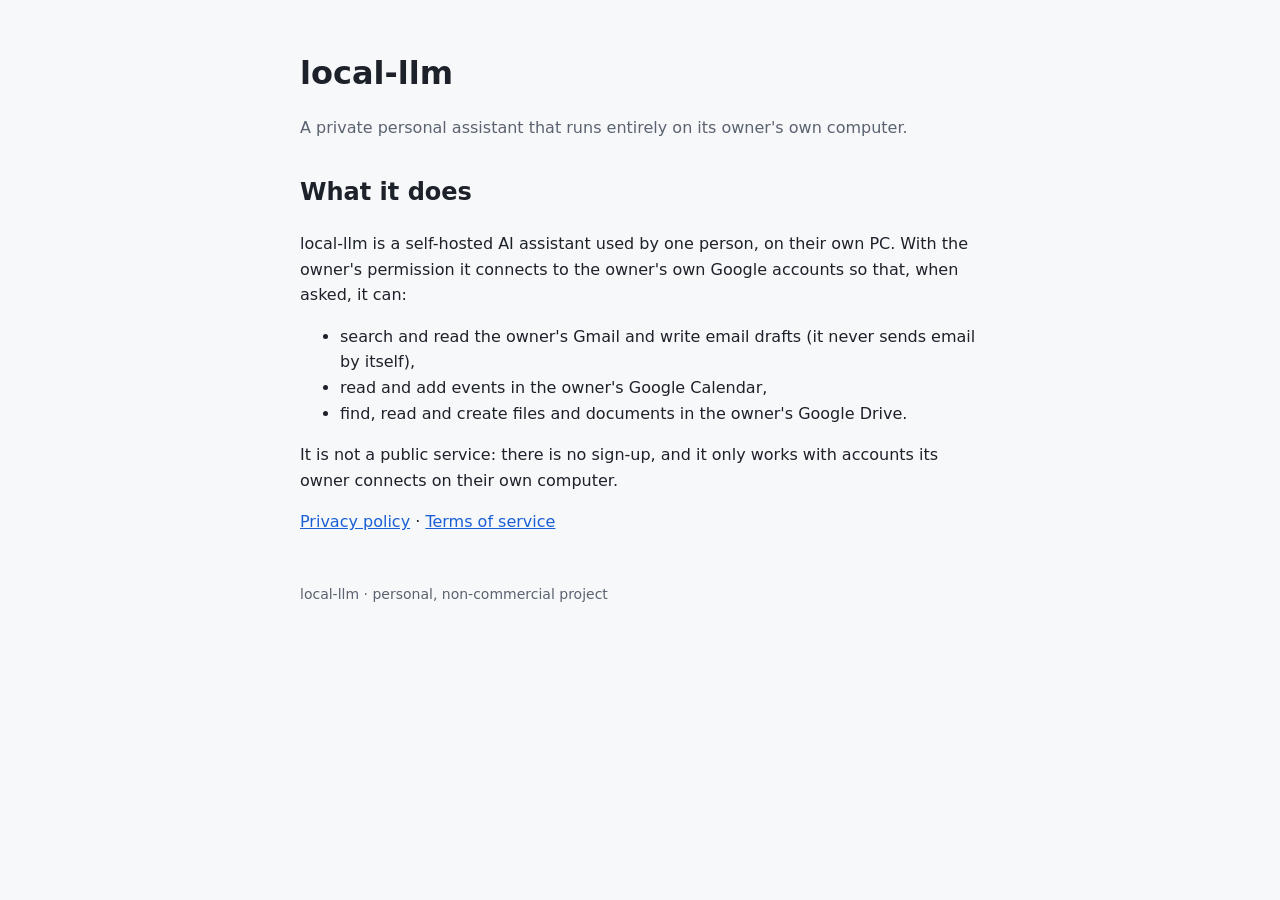
<file: index.html>
<!doctype html>
<html lang="en"><head><meta charset="utf-8"><meta name="viewport" content="width=device-width, initial-scale=1">
<title>local-llm</title><meta name="description" content="local-llm is a private personal assistant that runs on its owner's own computer.">
<link rel="stylesheet" href="style.css"></head><body><main>
<h1>local-llm</h1>
<p class="muted">A private personal assistant that runs entirely on its owner's own computer.</p>
<h2>What it does</h2>
<p>local-llm is a self-hosted AI assistant used by one person, on their own PC. With the owner's permission it
connects to the owner's own Google accounts so that, when asked, it can:</p>
<ul>
<li>search and read the owner's Gmail and write email drafts (it never sends email by itself),</li>
<li>read and add events in the owner's Google Calendar,</li>
<li>find, read and create files and documents in the owner's Google Drive.</li>
</ul>
<p>It is not a public service: there is no sign-up, and it only works with accounts its owner connects on their own
computer.</p>
<p><a href="privacy.html">Privacy policy</a> &middot; <a href="terms.html">Terms of service</a></p>
<footer>local-llm &middot; personal, non-commercial project</footer>
</main></body></html>
</file>
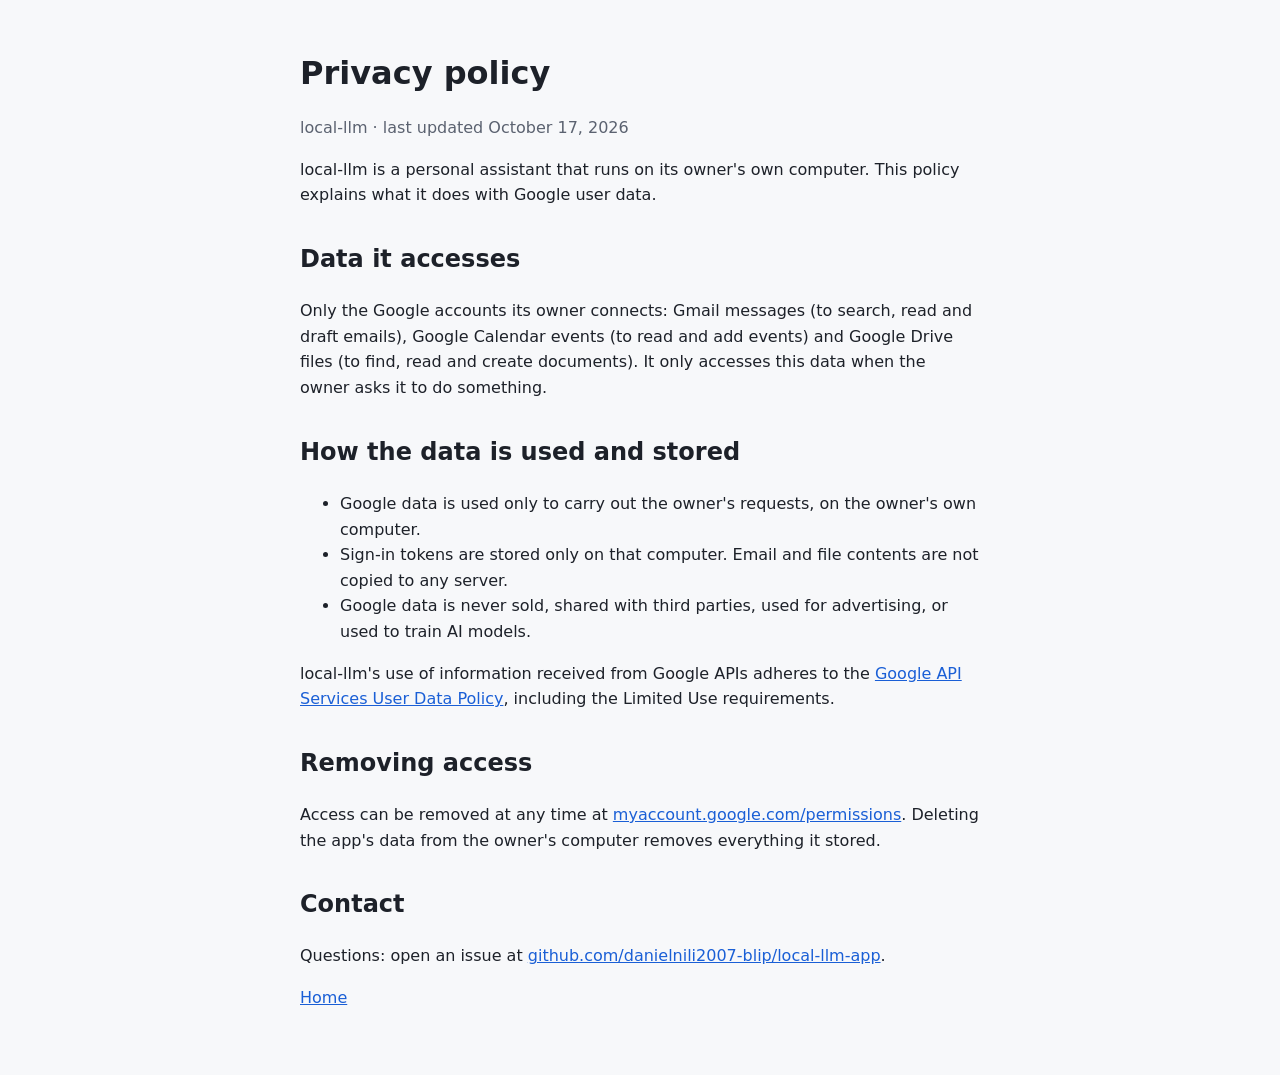
<file: privacy.html>
<!doctype html>
<html lang="en"><head><meta charset="utf-8"><meta name="viewport" content="width=device-width, initial-scale=1">
<title>local-llm Privacy Policy</title><link rel="stylesheet" href="style.css"></head><body><main>
<h1>Privacy policy</h1>
<p class="muted">local-llm &middot; last updated October 17, 2026</p>
<p>local-llm is a personal assistant that runs on its owner's own computer. This policy explains what it does with
Google user data.</p>
<h2>Data it accesses</h2>
<p>Only the Google accounts its owner connects: Gmail messages (to search, read and draft emails), Google Calendar
events (to read and add events) and Google Drive files (to find, read and create documents). It only accesses this
data when the owner asks it to do something.</p>
<h2>How the data is used and stored</h2>
<ul>
<li>Google data is used only to carry out the owner's requests, on the owner's own computer.</li>
<li>Sign-in tokens are stored only on that computer. Email and file contents are not copied to any server.</li>
<li>Google data is never sold, shared with third parties, used for advertising, or used to train AI models.</li>
</ul>
<p>local-llm's use of information received from Google APIs adheres to the
<a href="https://developers.google.com/terms/api-services-user-data-policy">Google API Services User Data Policy</a>,
including the Limited Use requirements.</p>
<h2>Removing access</h2>
<p>Access can be removed at any time at <a href="https://myaccount.google.com/permissions">myaccount.google.com/permissions</a>.
Deleting the app's data from the owner's computer removes everything it stored.</p>
<h2>Contact</h2>
<p>Questions: open an issue at <a href="https://github.com/danielnili2007-blip/local-llm-app/issues">github.com/danielnili2007-blip/local-llm-app</a>.</p>
<p><a href="index.html">Home</a></p>
</main></body></html>
</file>
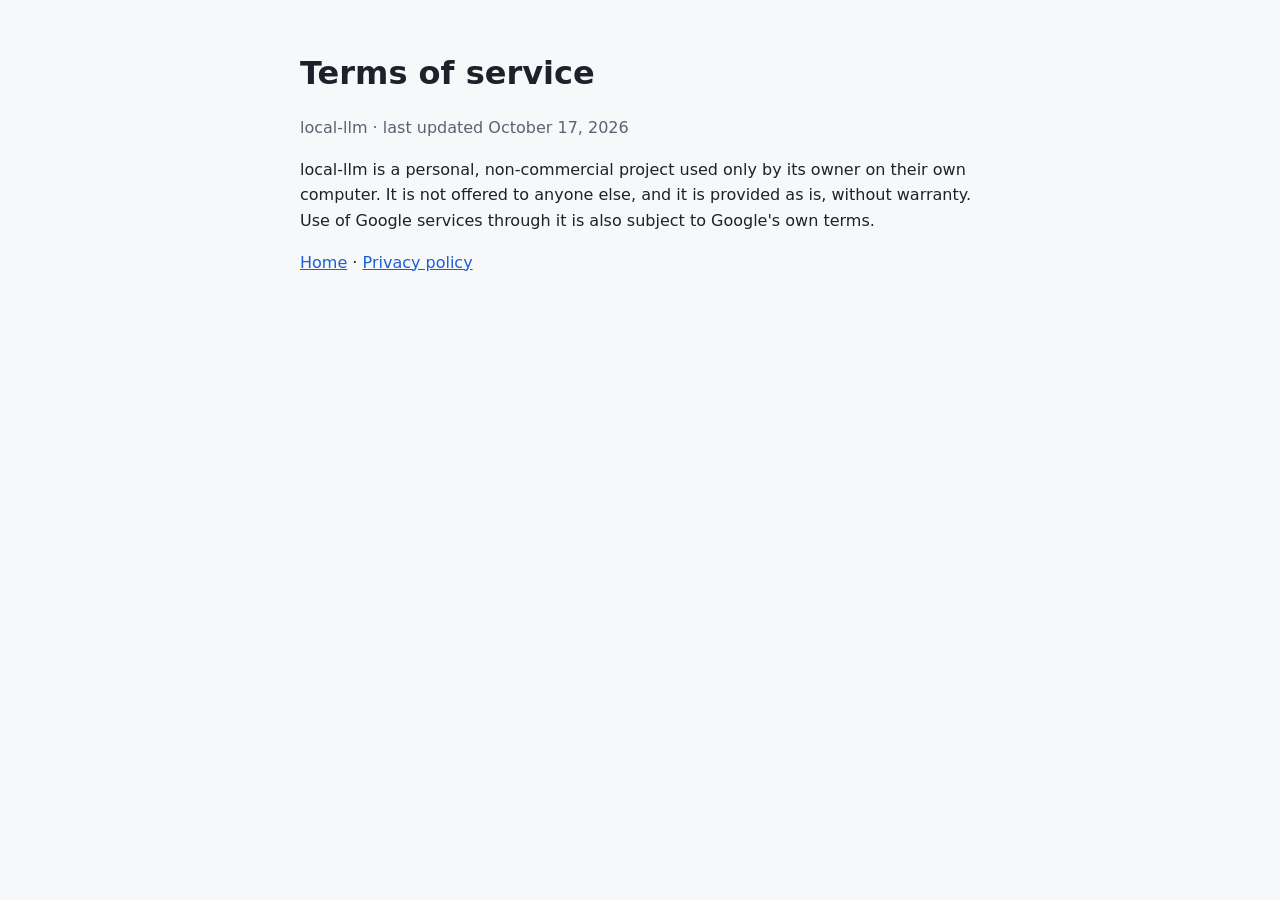
<file: terms.html>
<!doctype html>
<html lang="en"><head><meta charset="utf-8"><meta name="viewport" content="width=device-width, initial-scale=1">
<title>local-llm Terms of Service</title><link rel="stylesheet" href="style.css"></head><body><main>
<h1>Terms of service</h1>
<p class="muted">local-llm &middot; last updated October 17, 2026</p>
<p>local-llm is a personal, non-commercial project used only by its owner on their own computer. It is not offered to
anyone else, and it is provided as is, without warranty. Use of Google services through it is also subject to
Google's own terms.</p>
<p><a href="index.html">Home</a> &middot; <a href="privacy.html">Privacy policy</a></p>
</main></body></html>
</file>
<file: style.css>
:root{--bg:#f7f8fa;--text:#1d2129;--muted:#5b6270;--accent:#1a5fd6}
@media (prefers-color-scheme: dark){:root{--bg:#16181c;--text:#e7e9ed;--muted:#9aa1ad;--accent:#7aa8ff}}
body{margin:0;background:var(--bg);color:var(--text);font:16px/1.6 system-ui,-apple-system,"Segoe UI",sans-serif}
main{max-width:680px;margin:0 auto;padding:48px 16px}h1{margin:0 0 8px}h2{margin-top:32px}a{color:var(--accent)}
.muted{color:var(--muted)}footer{margin-top:48px;font-size:14px;color:var(--muted)}
</file>
